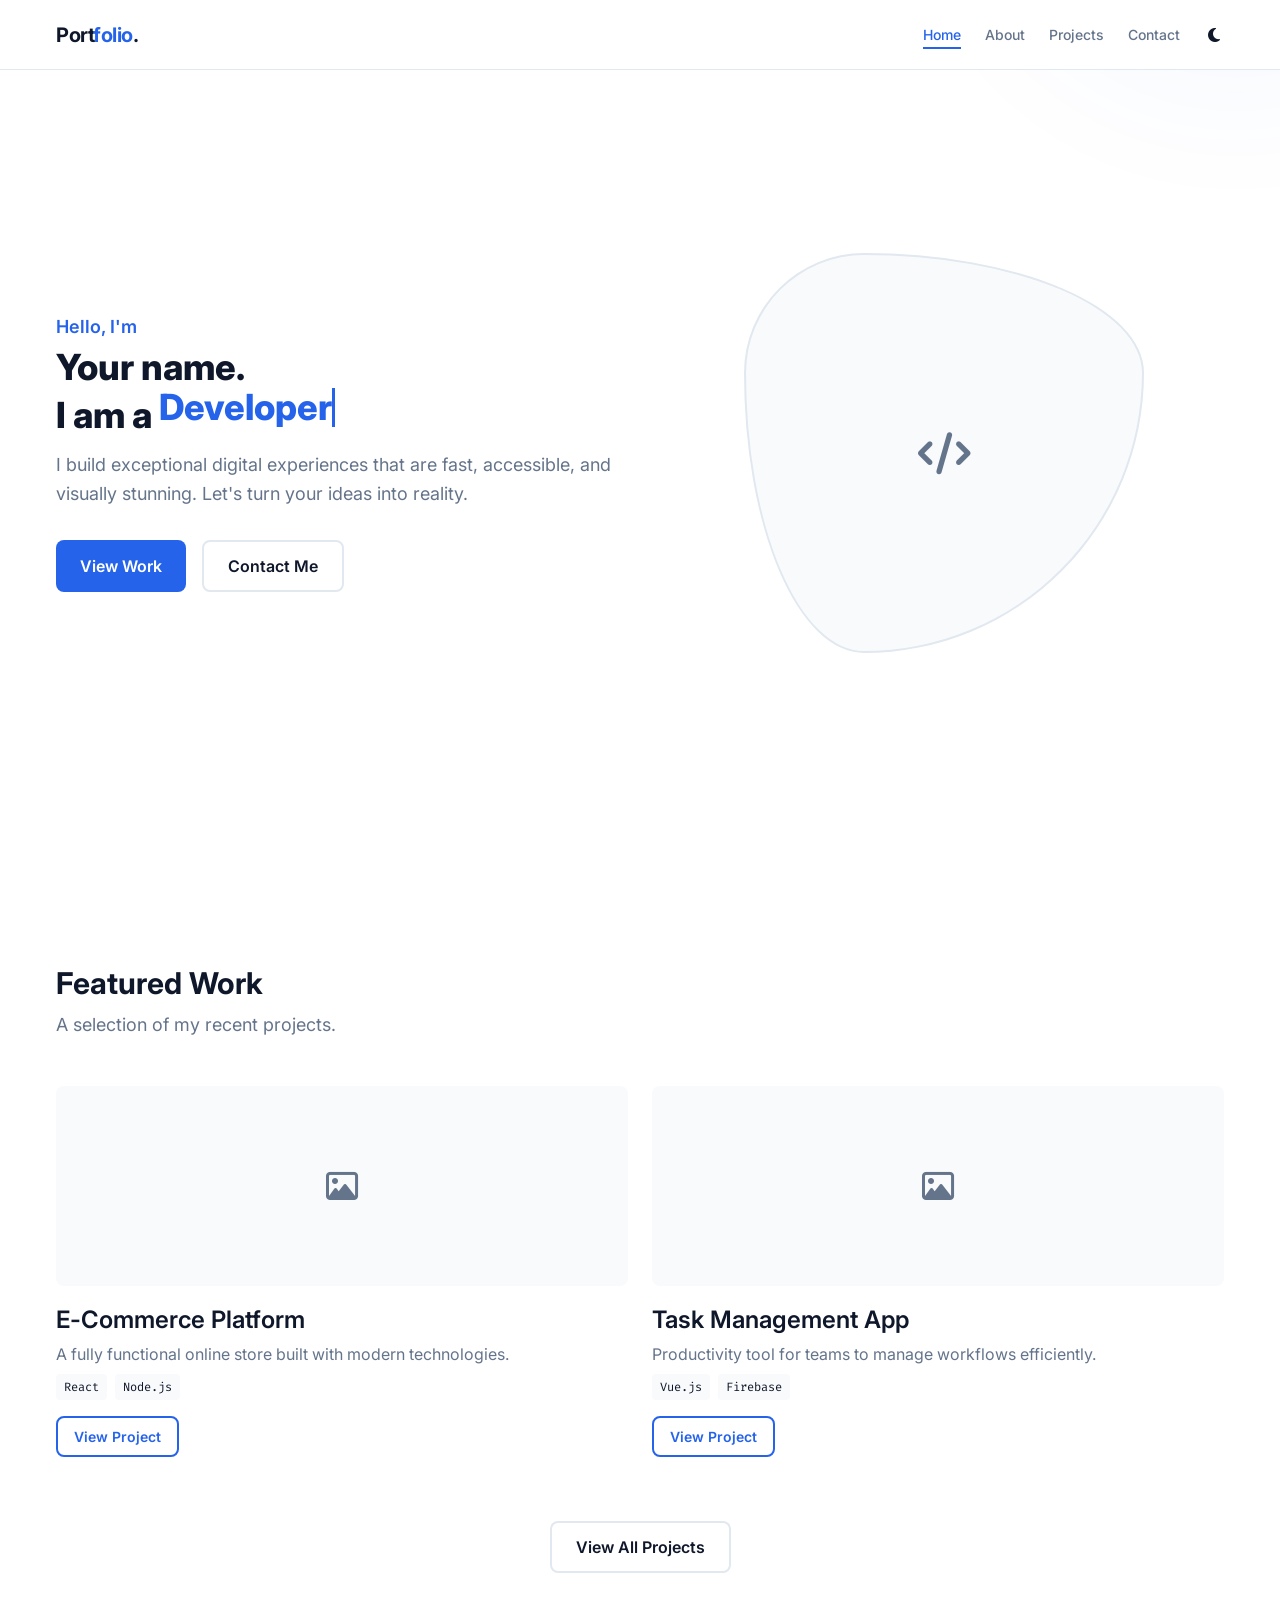
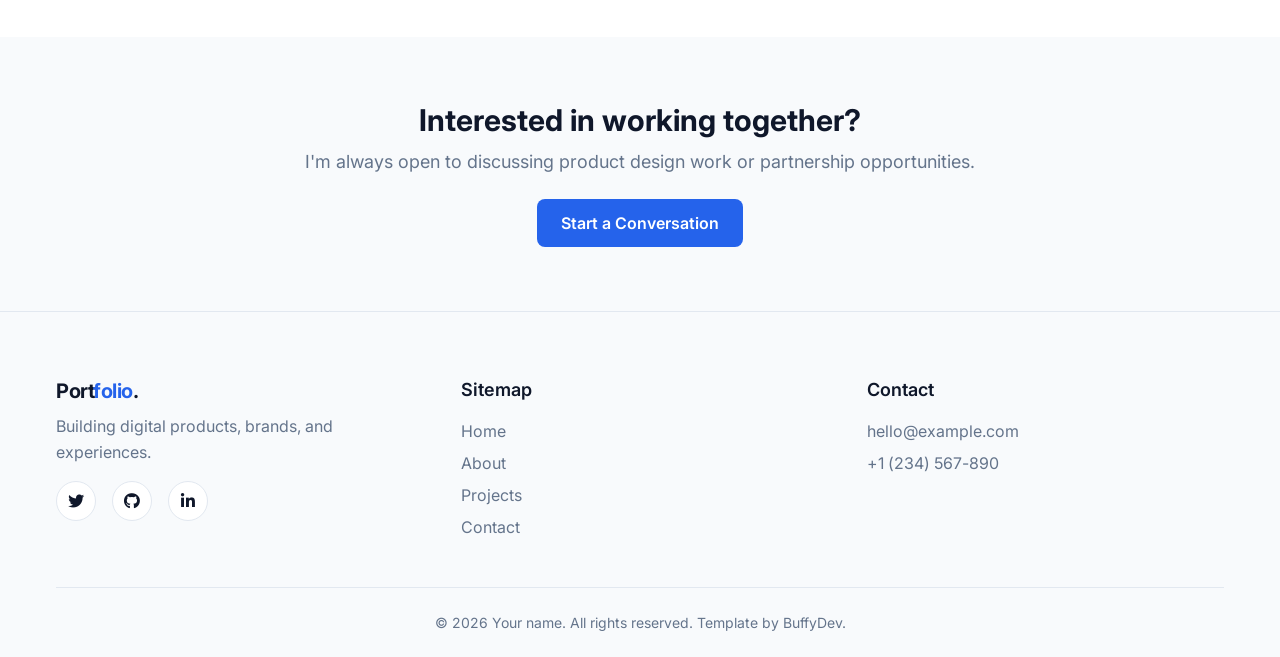
<file: index.html>
<!DOCTYPE html>
<html lang="en">
<head>
    <meta charset="UTF-8">
    <meta name="viewport" content="width=device-width, initial-scale=1.0">
    <title>Portfolio Template | Developer & Designer</title>
    <meta name="description" content="A professional portfolio template for developers and designers.">
    
    <!-- Fonts -->
    <link rel="preconnect" href="https://fonts.googleapis.com">
    <link rel="preconnect" href="https://fonts.gstatic.com" crossorigin>
    <link href="https://fonts.googleapis.com/css2?family=Fira+Code&family=Inter:wght@300;400;500;600;700;800&display=swap" rel="stylesheet">
    
    <!-- Icons -->
    <link rel="stylesheet" href="https://cdnjs.cloudflare.com/ajax/libs/font-awesome/6.4.0/css/all.min.css">

    <!-- CSS -->
    <link rel="stylesheet" href="css/reset.css">
    <link rel="stylesheet" href="css/variables.css">
    <link rel="stylesheet" href="css/global.css">
    <link rel="stylesheet" href="css/navbar.css">
    <link rel="stylesheet" href="css/hero.css">
    <link rel="stylesheet" href="css/footer.css">
    <link rel="stylesheet" href="css/animations.css">
    <link rel="stylesheet" href="css/responsive.css">
</head>
<body>

    <!-- Navbar -->
    <nav class="navbar">
        <div class="container">
            <a href="index.html" class="logo">Port<span>folio</span>.</a>
            
            <div class="nav-links">
                <a href="index.html" class="nav-link active">Home</a>
                <a href="about.html" class="nav-link">About</a>
                <a href="projects.html" class="nav-link">Projects</a>
                <a href="contact.html" class="nav-link">Contact</a>
                
                <button id="theme-toggle" class="theme-toggle" aria-label="Toggle Dark Mode">
                    <i class="fa-solid fa-moon"></i>
                </button>
            </div>

            <button class="mobile-menu-btn" aria-label="Toggle Menu" aria-expanded="false">
                <span></span>
                <span></span>
                <span></span>
            </button>
        </div>
    </nav>

    <main>
        <!-- Hero Section -->
        <section class="hero">
            <div class="container">
                <div class="hero-content fade-in">
                    <span class="hero-greeting">Hello, I'm</span>
                    <h1 class="hero-title">Your name.<br>I am a <span class="typewriter"></span></h1>
                    <p class="hero-description">
                        I build exceptional digital experiences that are fast, accessible, and visually stunning. 
                        Let's turn your ideas into reality.
                    </p>
                    <div class="hero-actions">
                        <a href="projects.html" class="btn btn-primary">View Work</a>
                        <a href="contact.html" class="btn btn-secondary">Contact Me</a>
                    </div>
                </div>
                <div class="hero-visual fade-in">
                    <div class="hero-image-placeholder">
                        <i class="fa-solid fa-code fa-3x"></i>
                    </div>
                </div>
            </div>
        </section>

        <!-- Featured Projects Section -->
        <section class="featured-projects">
            <div class="container">
                <h2 class="h2 text-center fade-in">Featured Work</h2>
                <p class="text-lead text-center fade-in" style="margin-bottom: var(--spacing-2xl);">A selection of my recent projects.</p>
                
                <div class="grid grid-2">
                    <!-- Project Card 1 -->
                    <article class="project-card fade-in">
                        <div class="project-image" style="background-color: var(--color-bg-secondary); height: 200px; border-radius: var(--border-radius); display: flex; align-items: center; justify-content: center; color: var(--color-text-muted);">
                            <i class="fa-regular fa-image fa-2x"></i>
                        </div>
                        <div class="project-content" style="padding: var(--spacing-md) 0;">
                            <h3 class="h3">E-Commerce Platform</h3>
                            <p class="text-muted" style="margin-bottom: var(--spacing-sm);">A fully functional online store built with modern technologies.</p>
                            <div class="project-tags" style="display: flex; gap: 0.5rem; margin-bottom: var(--spacing-md);">
                                <span class="tag" style="background: var(--color-bg-secondary); padding: 0.25rem 0.5rem; border-radius: 4px; font-size: var(--text-xs); font-family: var(--font-mono);">React</span>
                                <span class="tag" style="background: var(--color-bg-secondary); padding: 0.25rem 0.5rem; border-radius: 4px; font-size: var(--text-xs); font-family: var(--font-mono);">Node.js</span>
                            </div>
                            <div class="project-links">
                                <a href="#" class="btn btn-sm btn-outline" style="padding: 0.5rem 1rem; font-size: var(--text-sm);">View Project</a>
                            </div>
                        </div>
                    </article>

                    <!-- Project Card 2 -->
                    <article class="project-card fade-in">
                        <div class="project-image" style="background-color: var(--color-bg-secondary); height: 200px; border-radius: var(--border-radius); display: flex; align-items: center; justify-content: center; color: var(--color-text-muted);">
                            <i class="fa-regular fa-image fa-2x"></i>
                        </div>
                        <div class="project-content" style="padding: var(--spacing-md) 0;">
                            <h3 class="h3">Task Management App</h3>
                            <p class="text-muted" style="margin-bottom: var(--spacing-sm);">Productivity tool for teams to manage workflows efficiently.</p>
                            <div class="project-tags" style="display: flex; gap: 0.5rem; margin-bottom: var(--spacing-md);">
                                <span class="tag" style="background: var(--color-bg-secondary); padding: 0.25rem 0.5rem; border-radius: 4px; font-size: var(--text-xs); font-family: var(--font-mono);">Vue.js</span>
                                <span class="tag" style="background: var(--color-bg-secondary); padding: 0.25rem 0.5rem; border-radius: 4px; font-size: var(--text-xs); font-family: var(--font-mono);">Firebase</span>
                            </div>
                            <div class="project-links">
                                <a href="#" class="btn btn-sm btn-outline" style="padding: 0.5rem 1rem; font-size: var(--text-sm);">View Project</a>
                            </div>
                        </div>
                    </article>
                </div>
                
                <div style="text-align: center; margin-top: var(--spacing-2xl);">
                    <a href="projects.html" class="btn btn-secondary">View All Projects</a>
                </div>
            </div>
        </section>

        <!-- CTA Section -->
        <section class="cta" style="background-color: var(--color-bg-secondary); text-align: center;">
            <div class="container fade-in">
                <h2 class="h2">Interested in working together?</h2>
                <p class="text-lead" style="margin-bottom: var(--spacing-lg);">I'm always open to discussing product design work or partnership opportunities.</p>
                <a href="contact.html" class="btn btn-primary">Start a Conversation</a>
            </div>
        </section>
    </main>

    <!-- Footer -->
    <footer class="footer">
        <div class="container">
            <div class="footer-content">
                <div class="footer-brand">
                    <a href="index.html" class="logo">Port<span>folio</span>.</a>
                    <p class="footer-description">
                        Building digital products, brands, and experiences.
                    </p>
                    <div class="social-links">
                        <a href="#" class="social-icon" aria-label="Twitter"><i class="fa-brands fa-twitter"></i></a>
                        <a href="#" class="social-icon" aria-label="GitHub"><i class="fa-brands fa-github"></i></a>
                        <a href="#" class="social-icon" aria-label="LinkedIn"><i class="fa-brands fa-linkedin-in"></i></a>
                    </div>
                </div>
                
                <div class="footer-links-group">
                    <h4 class="footer-heading">Sitemap</h4>
                    <div class="footer-links">
                        <a href="index.html" class="footer-link">Home</a>
                        <a href="about.html" class="footer-link">About</a>
                        <a href="projects.html" class="footer-link">Projects</a>
                        <a href="contact.html" class="footer-link">Contact</a>
                    </div>
                </div>

                <div class="footer-contact">
                    <h4 class="footer-heading">Contact</h4>
                    <div class="footer-links">
                        <a href="mailto:hello@example.com" class="footer-link">hello@example.com</a>
                        <a href="tel:+1234567890" class="footer-link">+1 (234) 567-890</a>
                    </div>
                </div>
            </div>
            
            <div class="footer-bottom">
                <p>&copy; 2026 Your name. All rights reserved. Template by BuffyDev.</p>
            </div>
        </div>
    </footer>

    <!-- Scripts -->
    <script src="js/theme.js"></script>
    <script src="js/navbar.js"></script>
    <script src="js/typewriter.js"></script>
    <script src="js/animations.js"></script>
    <script src="js/main.js"></script>
</body>
</html>
</file>
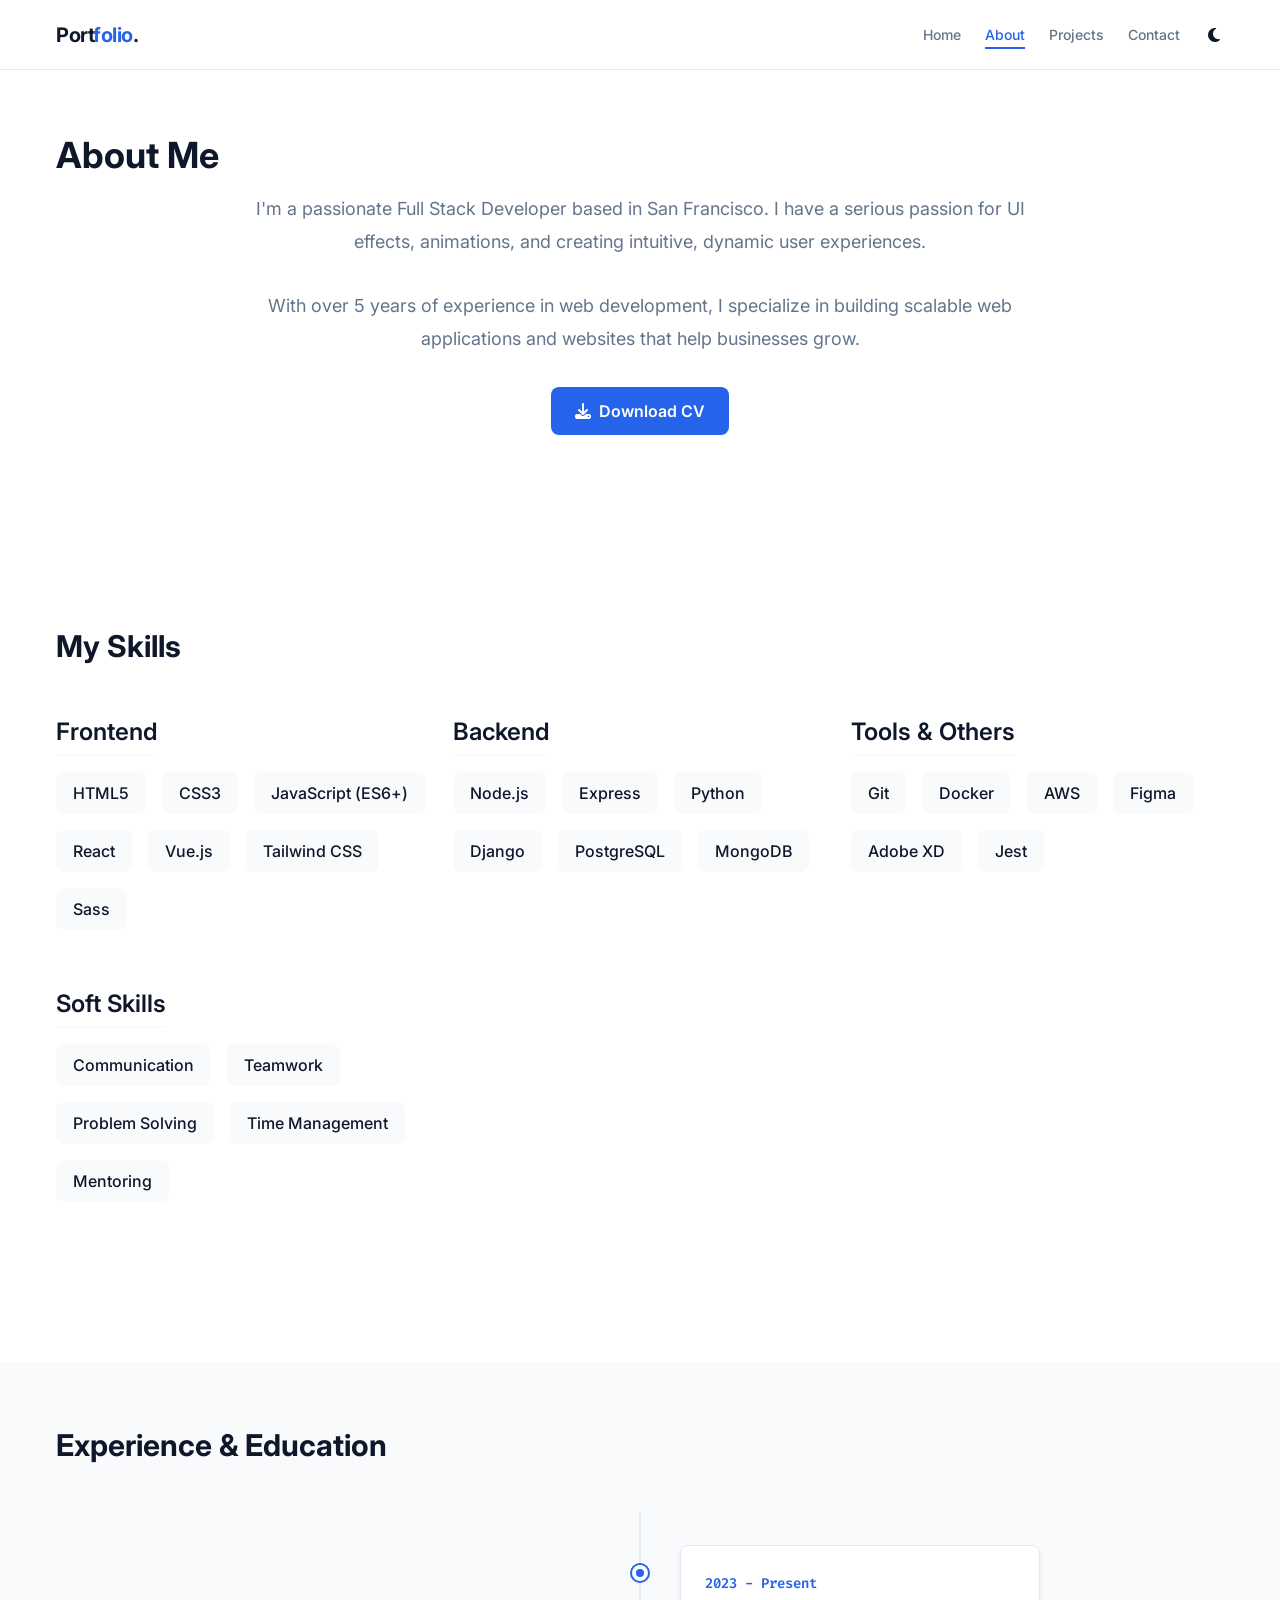
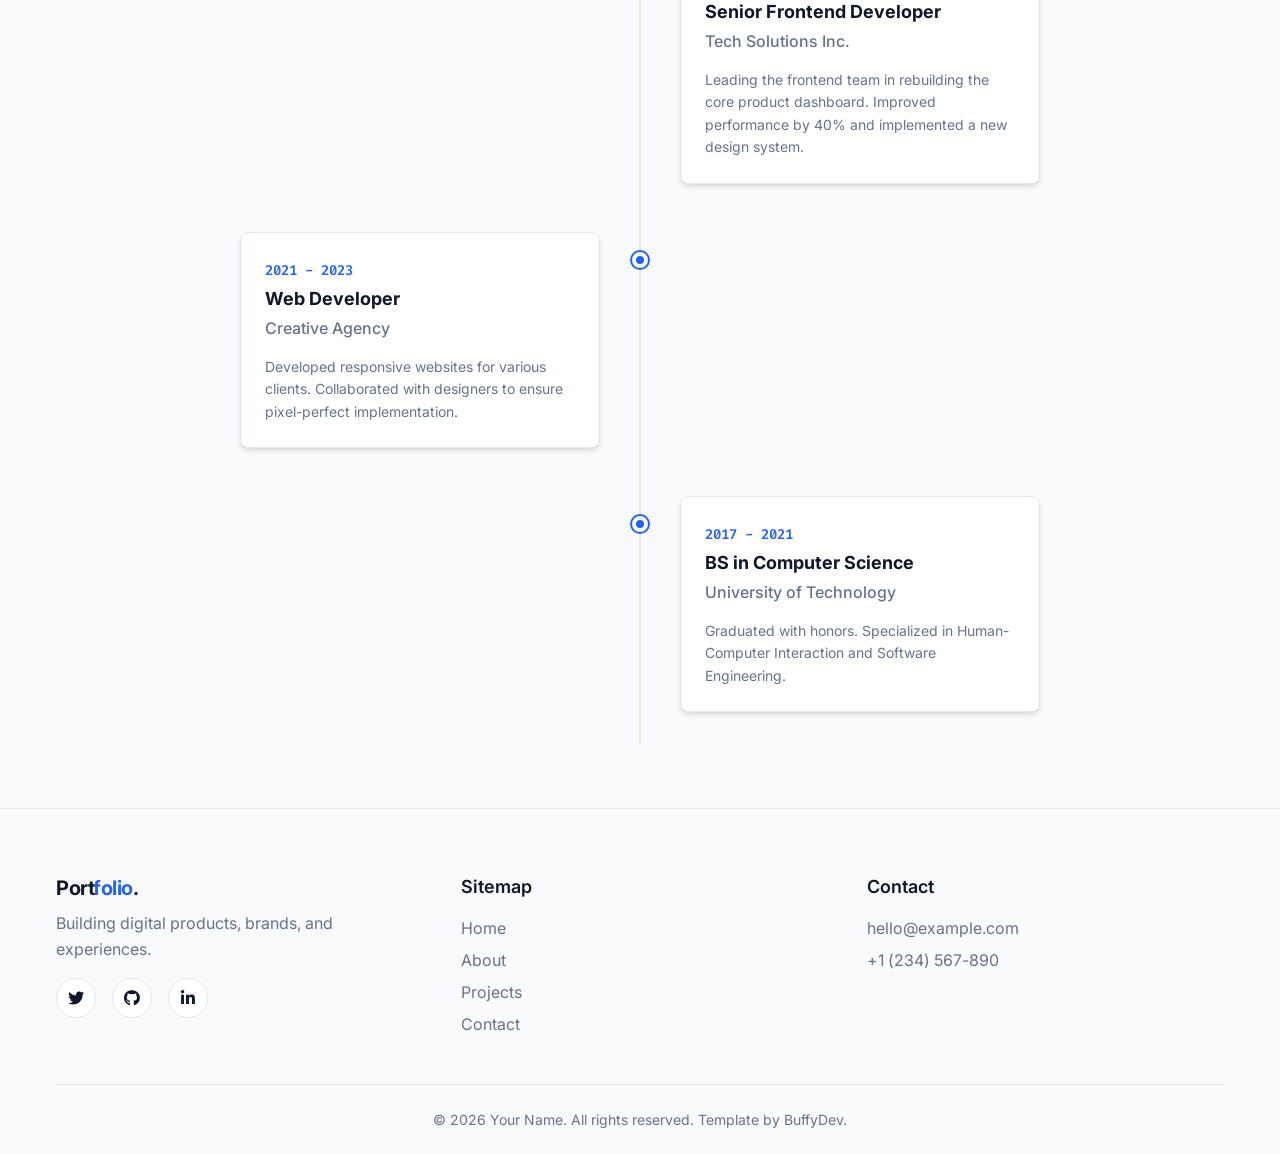
<file: about.html>
<!DOCTYPE html>
<html lang="en">
<head>
    <meta charset="UTF-8">
    <meta name="viewport" content="width=device-width, initial-scale=1.0">
    <title>About Me | Portfolio Template</title>
    
    <!-- Fonts -->
    <link rel="preconnect" href="https://fonts.googleapis.com">
    <link rel="preconnect" href="https://fonts.gstatic.com" crossorigin>
    <link href="https://fonts.googleapis.com/css2?family=Fira+Code&family=Inter:wght@300;400;500;600;700;800&display=swap" rel="stylesheet">
    
    <!-- Icons -->
    <link rel="stylesheet" href="https://cdnjs.cloudflare.com/ajax/libs/font-awesome/6.4.0/css/all.min.css">

    <!-- CSS -->
    <link rel="stylesheet" href="css/reset.css">
    <link rel="stylesheet" href="css/variables.css">
    <link rel="stylesheet" href="css/global.css">
    <link rel="stylesheet" href="css/navbar.css">
    <link rel="stylesheet" href="css/about.css">
    <link rel="stylesheet" href="css/footer.css">
    <link rel="stylesheet" href="css/animations.css">
    <link rel="stylesheet" href="css/responsive.css">
</head>
<body>

    <!-- Navbar -->
    <nav class="navbar">
        <div class="container">
            <a href="index.html" class="logo">Port<span>folio</span>.</a>
            
            <div class="nav-links">
                <a href="index.html" class="nav-link">Home</a>
                <a href="about.html" class="nav-link active">About</a>
                <a href="projects.html" class="nav-link">Projects</a>
                <a href="contact.html" class="nav-link">Contact</a>
                
                <button id="theme-toggle" class="theme-toggle" aria-label="Toggle Dark Mode">
                    <i class="fa-solid fa-moon"></i>
                </button>
            </div>

            <button class="mobile-menu-btn" aria-label="Toggle Menu" aria-expanded="false">
                <span></span>
                <span></span>
                <span></span>
            </button>
        </div>
    </nav>

    <main style="padding-top: var(--header-height);">
        <!-- About Header -->
        <section class="about-header">
            <div class="container fade-in">
                <h1 class="h1 text-center">About Me</h1>
                <div class="about-intro">
                    <p>
                        I'm a passionate Full Stack Developer based in San Francisco. I have a serious passion for UI effects, animations, and creating intuitive, dynamic user experiences.
                        <br><br>
                        With over 5 years of experience in web development, I specialize in building scalable web applications and websites that help businesses grow.
                    </p>
                    <div style="margin-top: var(--spacing-xl);">
                        <a href="#" class="btn btn-primary" download>
                            <i class="fa-solid fa-download"></i> Download CV
                        </a>
                    </div>
                </div>
            </div>
        </section>

        <!-- Skills Section -->
        <section class="skills-section">
            <div class="container fade-in">
                <h2 class="h2 text-center" style="margin-bottom: var(--spacing-2xl);">My Skills</h2>
                
                <div class="grid grid-2">
                    <div class="skill-category">
                        <h3>Frontend</h3>
                        <div class="skills-grid">
                            <span class="skill-tag">HTML5</span>
                            <span class="skill-tag">CSS3</span>
                            <span class="skill-tag">JavaScript (ES6+)</span>
                            <span class="skill-tag">React</span>
                            <span class="skill-tag">Vue.js</span>
                            <span class="skill-tag">Tailwind CSS</span>
                            <span class="skill-tag">Sass</span>
                        </div>
                    </div>
                    
                    <div class="skill-category">
                        <h3>Backend</h3>
                        <div class="skills-grid">
                            <span class="skill-tag">Node.js</span>
                            <span class="skill-tag">Express</span>
                            <span class="skill-tag">Python</span>
                            <span class="skill-tag">Django</span>
                            <span class="skill-tag">PostgreSQL</span>
                            <span class="skill-tag">MongoDB</span>
                        </div>
                    </div>

                    <div class="skill-category">
                        <h3>Tools & Others</h3>
                        <div class="skills-grid">
                            <span class="skill-tag">Git</span>
                            <span class="skill-tag">Docker</span>
                            <span class="skill-tag">AWS</span>
                            <span class="skill-tag">Figma</span>
                            <span class="skill-tag">Adobe XD</span>
                            <span class="skill-tag">Jest</span>
                        </div>
                    </div>

                    <div class="skill-category">
                        <h3>Soft Skills</h3>
                        <div class="skills-grid">
                            <span class="skill-tag">Communication</span>
                            <span class="skill-tag">Teamwork</span>
                            <span class="skill-tag">Problem Solving</span>
                            <span class="skill-tag">Time Management</span>
                            <span class="skill-tag">Mentoring</span>
                        </div>
                    </div>
                </div>
            </div>
        </section>

        <!-- Experience Timeline -->
        <section class="experience-section" style="background-color: var(--color-bg-secondary);">
            <div class="container fade-in">
                <h2 class="h2 text-center" style="margin-bottom: var(--spacing-2xl);">Experience & Education</h2>
                
                <div class="timeline">
                    <!-- Item 1 -->
                    <div class="timeline-item fade-in">
                        <div class="timeline-dot"></div>
                        <div class="timeline-content">
                            <span class="timeline-date">2023 - Present</span>
                            <h3 class="timeline-title">Senior Frontend Developer</h3>
                            <h4 class="timeline-subtitle">Tech Solutions Inc.</h4>
                            <p class="timeline-desc">
                                Leading the frontend team in rebuilding the core product dashboard. Improved performance by 40% and implemented a new design system.
                            </p>
                        </div>
                    </div>

                    <!-- Item 2 -->
                    <div class="timeline-item fade-in">
                        <div class="timeline-dot"></div>
                        <div class="timeline-content">
                            <span class="timeline-date">2021 - 2023</span>
                            <h3 class="timeline-title">Web Developer</h3>
                            <h4 class="timeline-subtitle">Creative Agency</h4>
                            <p class="timeline-desc">
                                Developed responsive websites for various clients. Collaborated with designers to ensure pixel-perfect implementation.
                            </p>
                        </div>
                    </div>

                    <!-- Item 3 -->
                    <div class="timeline-item fade-in">
                        <div class="timeline-dot"></div>
                        <div class="timeline-content">
                            <span class="timeline-date">2017 - 2021</span>
                            <h3 class="timeline-title">BS in Computer Science</h3>
                            <h4 class="timeline-subtitle">University of Technology</h4>
                            <p class="timeline-desc">
                                Graduated with honors. Specialized in Human-Computer Interaction and Software Engineering.
                            </p>
                        </div>
                    </div>
                </div>
            </div>
        </section>
    </main>

    <!-- Footer -->
    <footer class="footer">
        <div class="container">
            <div class="footer-content">
                <div class="footer-brand">
                    <a href="index.html" class="logo">Port<span>folio</span>.</a>
                    <p class="footer-description">
                        Building digital products, brands, and experiences.
                    </p>
                    <div class="social-links">
                        <a href="#" class="social-icon"><i class="fa-brands fa-twitter"></i></a>
                        <a href="#" class="social-icon"><i class="fa-brands fa-github"></i></a>
                        <a href="#" class="social-icon"><i class="fa-brands fa-linkedin-in"></i></a>
                    </div>
                </div>
                
                <div class="footer-links-group">
                    <h4 class="footer-heading">Sitemap</h4>
                    <div class="footer-links">
                        <a href="index.html" class="footer-link">Home</a>
                        <a href="about.html" class="footer-link">About</a>
                        <a href="projects.html" class="footer-link">Projects</a>
                        <a href="contact.html" class="footer-link">Contact</a>
                    </div>
                </div>

                <div class="footer-contact">
                    <h4 class="footer-heading">Contact</h4>
                    <div class="footer-links">
                        <a href="mailto:hello@example.com" class="footer-link">hello@example.com</a>
                        <a href="tel:+1234567890" class="footer-link">+1 (234) 567-890</a>
                    </div>
                </div>
            </div>
            
            <div class="footer-bottom">
                <p>&copy; 2026 Your Name. All rights reserved. Template by BuffyDev.</p>
            </div>
        </div>
    </footer>

    <!-- Scripts -->
    <script src="js/theme.js"></script>
    <script src="js/navbar.js"></script>
    <script src="js/animations.js"></script>
    <script src="js/main.js"></script>
</body>
</html>
</file>
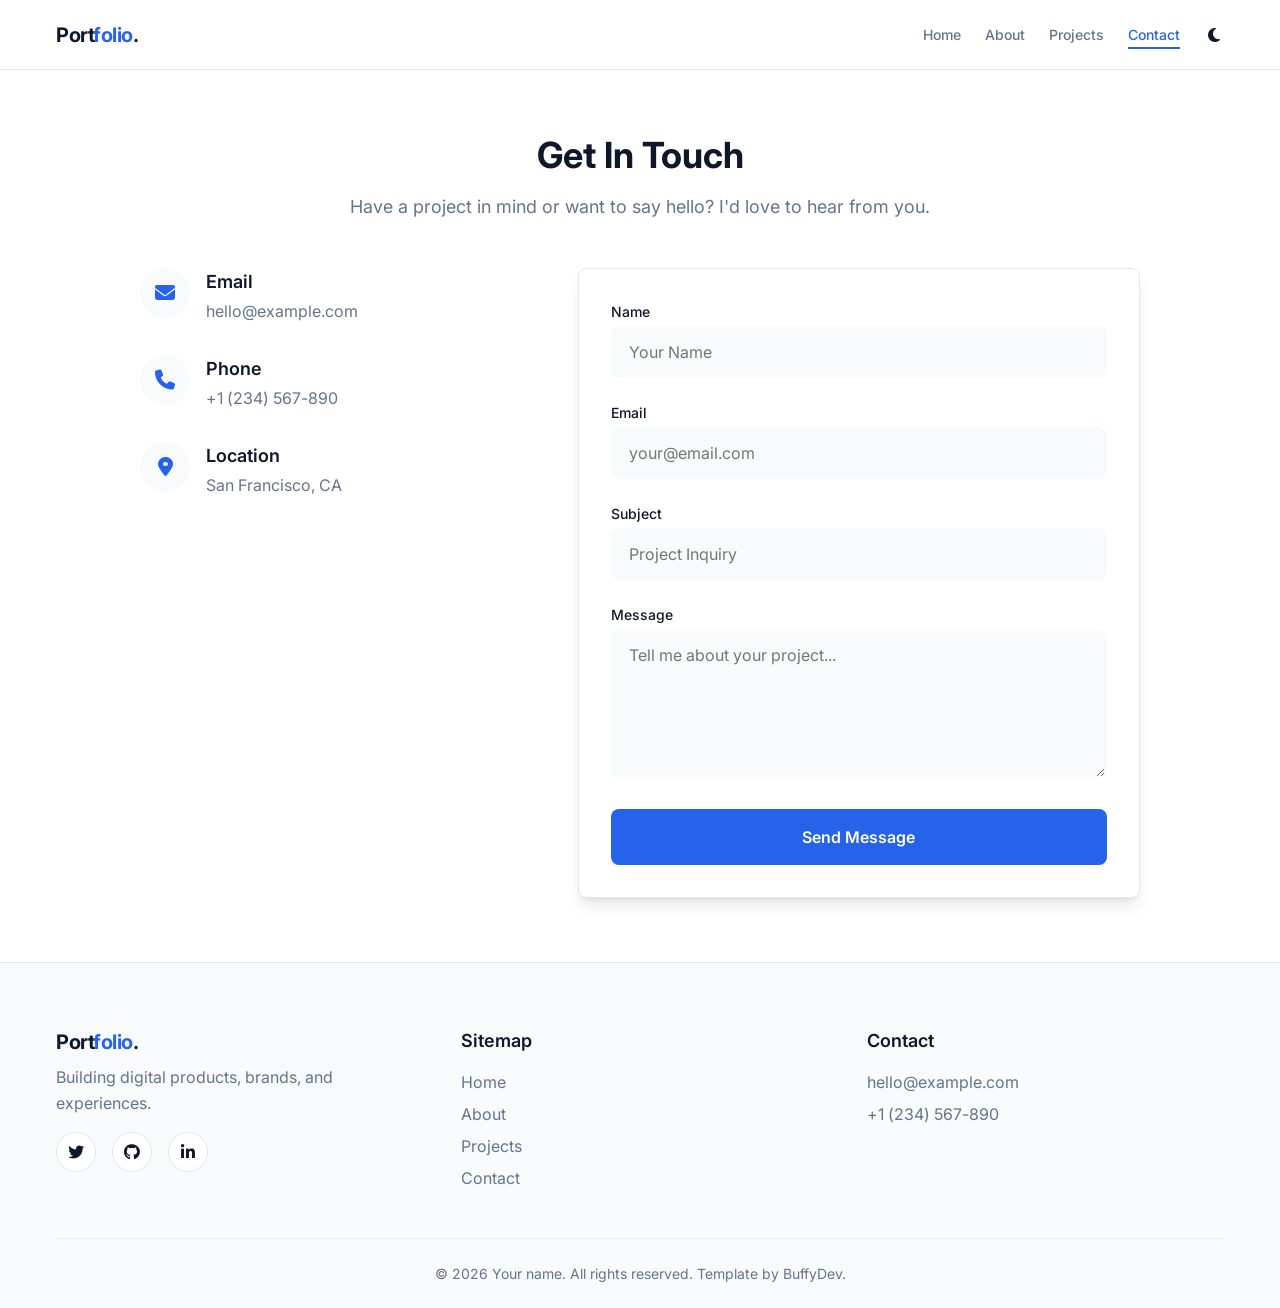
<file: contact.html>
<!DOCTYPE html>
<html lang="en">
<head>
    <meta charset="UTF-8">
    <meta name="viewport" content="width=device-width, initial-scale=1.0">
    <title>Contact | Portfolio Template</title>
    
    <!-- Fonts -->
    <link rel="preconnect" href="https://fonts.googleapis.com">
    <link rel="preconnect" href="https://fonts.gstatic.com" crossorigin>
    <link href="https://fonts.googleapis.com/css2?family=Fira+Code&family=Inter:wght@300;400;500;600;700;800&display=swap" rel="stylesheet">
    
    <!-- Icons -->
    <link rel="stylesheet" href="https://cdnjs.cloudflare.com/ajax/libs/font-awesome/6.4.0/css/all.min.css">

    <!-- CSS -->
    <link rel="stylesheet" href="css/reset.css">
    <link rel="stylesheet" href="css/variables.css">
    <link rel="stylesheet" href="css/global.css">
    <link rel="stylesheet" href="css/navbar.css">
    <link rel="stylesheet" href="css/contact.css">
    <link rel="stylesheet" href="css/footer.css">
    <link rel="stylesheet" href="css/animations.css">
    <link rel="stylesheet" href="css/responsive.css">
</head>
<body>

    <!-- Navbar -->
    <nav class="navbar">
        <div class="container">
            <a href="index.html" class="logo">Port<span>folio</span>.</a>
            
            <div class="nav-links">
                <a href="index.html" class="nav-link">Home</a>
                <a href="about.html" class="nav-link">About</a>
                <a href="projects.html" class="nav-link">Projects</a>
                <a href="contact.html" class="nav-link active">Contact</a>
                
                <button id="theme-toggle" class="theme-toggle" aria-label="Toggle Dark Mode">
                    <i class="fa-solid fa-moon"></i>
                </button>
            </div>

            <button class="mobile-menu-btn" aria-label="Toggle Menu" aria-expanded="false">
                <span></span>
                <span></span>
                <span></span>
            </button>
        </div>
    </nav>

    <main style="padding-top: var(--header-height);">
        <section class="contact-section">
            <div class="container fade-in">
                <div class="contact-header">
                    <h1 class="h1">Get In Touch</h1>
                    <p class="text-lead">Have a project in mind or want to say hello? I'd love to hear from you.</p>
                </div>

                <div class="contact-container">
                    <!-- Contact Info -->
                    <div class="contact-info fade-in">
                        <div class="info-item">
                            <div class="info-icon">
                                <i class="fa-solid fa-envelope"></i>
                            </div>
                            <div class="info-content">
                                <h3>Email</h3>
                                <p>hello@example.com</p>
                            </div>
                        </div>

                        <div class="info-item">
                            <div class="info-icon">
                                <i class="fa-solid fa-phone"></i>
                            </div>
                            <div class="info-content">
                                <h3>Phone</h3>
                                <p>+1 (234) 567-890</p>
                            </div>
                        </div>

                        <div class="info-item">
                            <div class="info-icon">
                                <i class="fa-solid fa-location-dot"></i>
                            </div>
                            <div class="info-content">
                                <h3>Location</h3>
                                <p>San Francisco, CA</p>
                            </div>
                        </div>
                    </div>

                    <!-- Contact Form -->
                    <div class="contact-form-container fade-in">
                        <form id="contact-form" novalidate>
                            <div class="form-group">
                                <label for="name" class="form-label">Name</label>
                                <input type="text" id="name" name="name" class="form-input" placeholder="Your Name" required>
                                <span class="form-error">This field is required</span>
                            </div>

                            <div class="form-group">
                                <label for="email" class="form-label">Email</label>
                                <input type="email" id="email" name="email" class="form-input" placeholder="your@email.com" required>
                                <span class="form-error">Please enter a valid email</span>
                            </div>

                            <div class="form-group">
                                <label for="subject" class="form-label">Subject</label>
                                <input type="text" id="subject" name="subject" class="form-input" placeholder="Project Inquiry" required>
                                <span class="form-error">This field is required</span>
                            </div>

                            <div class="form-group">
                                <label for="message" class="form-label">Message</label>
                                <textarea id="message" name="message" class="form-textarea" placeholder="Tell me about your project..." required></textarea>
                                <span class="form-error">This field is required</span>
                            </div>

                            <button type="submit" class="btn btn-primary submit-btn">Send Message</button>
                        </form>

                        <div id="form-success" class="form-success">
                            <div class="success-icon">
                                <i class="fa-solid fa-check"></i>
                            </div>
                            <h3 class="h3">Message Sent!</h3>
                            <p class="text-muted">Thanks for reaching out. I'll get back to you as soon as possible.</p>
                        </div>
                    </div>
                </div>
            </div>
        </section>
    </main>

    <!-- Footer -->
    <footer class="footer">
        <div class="container">
            <div class="footer-content">
                <div class="footer-brand">
                    <a href="index.html" class="logo">Port<span>folio</span>.</a>
                    <p class="footer-description">
                        Building digital products, brands, and experiences.
                    </p>
                    <div class="social-links">
                        <a href="#" class="social-icon"><i class="fa-brands fa-twitter"></i></a>
                        <a href="#" class="social-icon"><i class="fa-brands fa-github"></i></a>
                        <a href="#" class="social-icon"><i class="fa-brands fa-linkedin-in"></i></a>
                    </div>
                </div>
                
                <div class="footer-links-group">
                    <h4 class="footer-heading">Sitemap</h4>
                    <div class="footer-links">
                        <a href="index.html" class="footer-link">Home</a>
                        <a href="about.html" class="footer-link">About</a>
                        <a href="projects.html" class="footer-link">Projects</a>
                        <a href="contact.html" class="footer-link">Contact</a>
                    </div>
                </div>

                <div class="footer-contact">
                    <h4 class="footer-heading">Contact</h4>
                    <div class="footer-links">
                        <a href="mailto:hello@example.com" class="footer-link">hello@example.com</a>
                        <a href="tel:+1234567890" class="footer-link">+1 (234) 567-890</a>
                    </div>
                </div>
            </div>
            
            <div class="footer-bottom">
                <p>&copy; 2026 Your name. All rights reserved. Template by BuffyDev.</p>
            </div>
        </div>
    </footer>

    <!-- Scripts -->
    <script src="js/theme.js"></script>
    <script src="js/navbar.js"></script>
    <script src="js/contact.js"></script>
    <script src="js/animations.js"></script>
    <script src="js/main.js"></script>
</body>
</html>
</file>
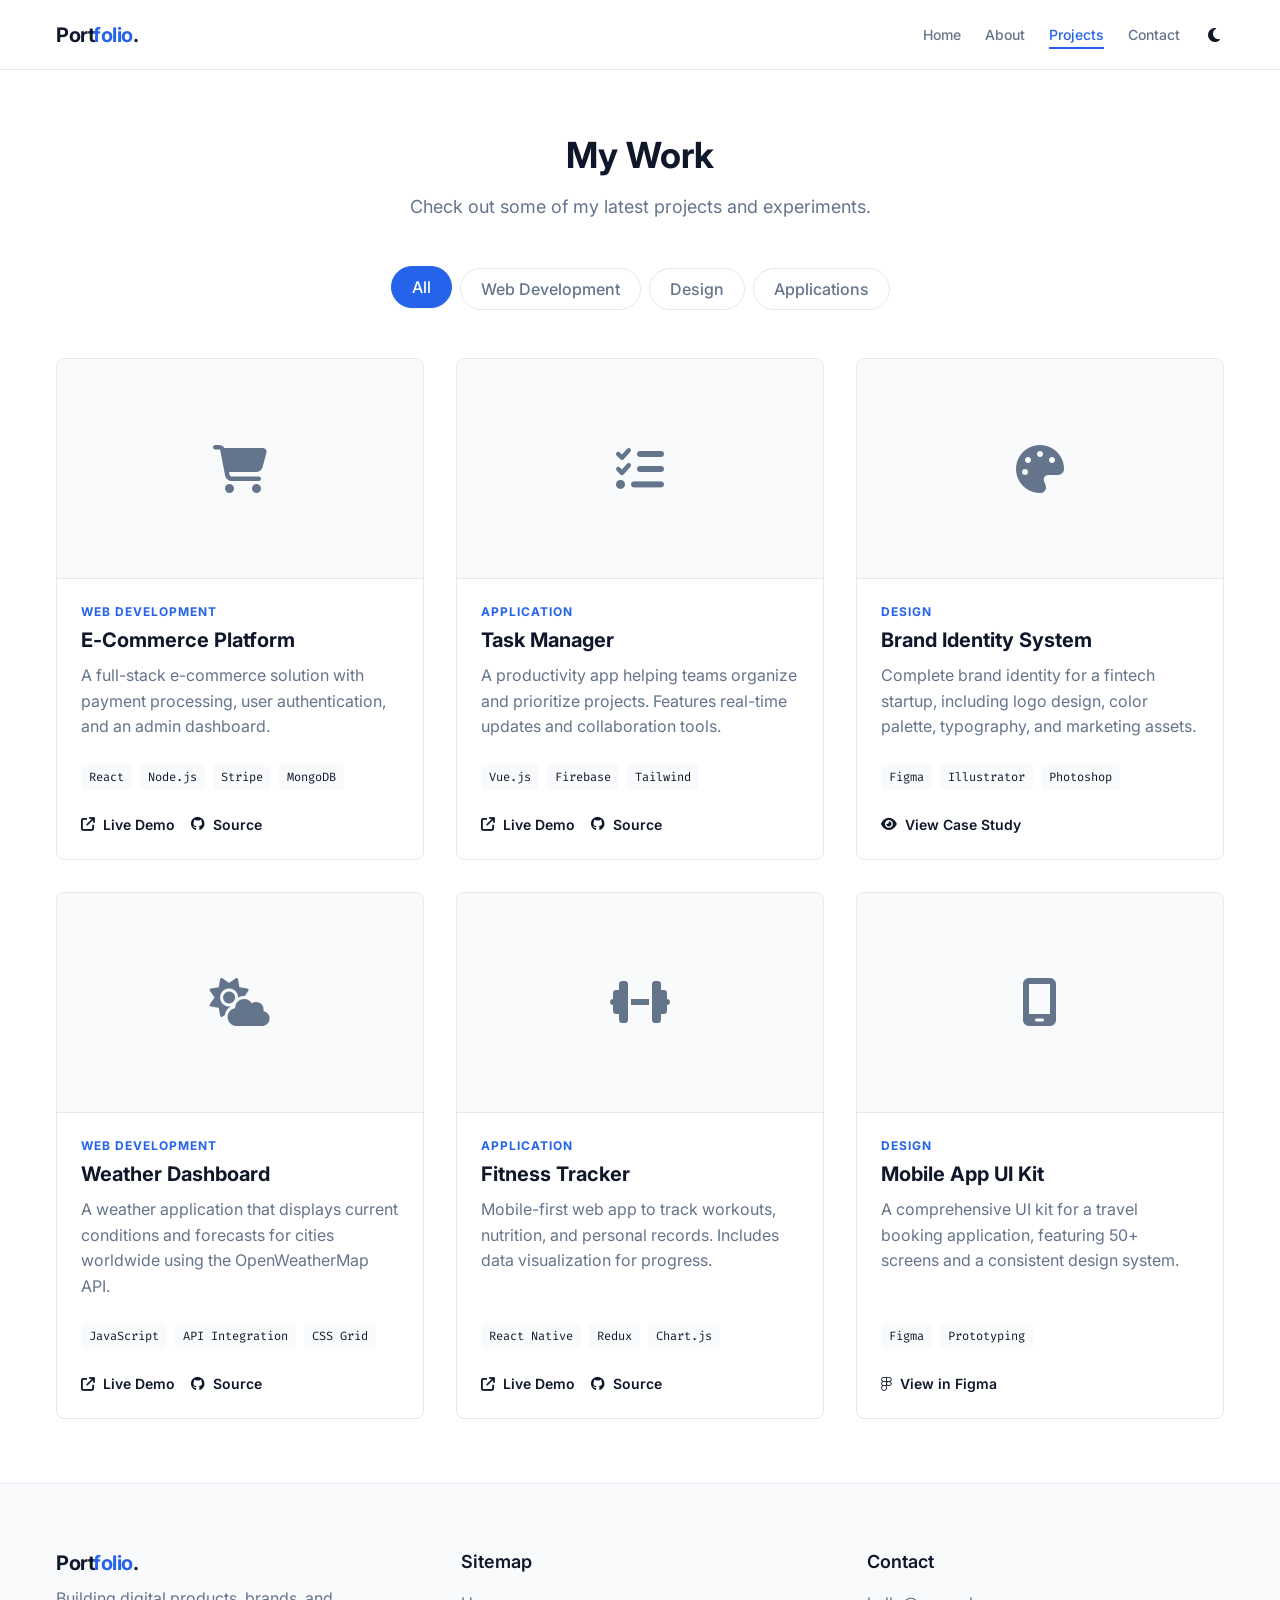
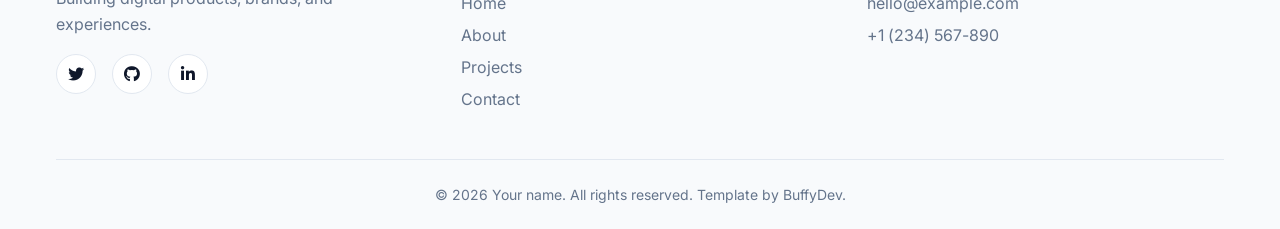
<file: projects.html>
<!DOCTYPE html>
<html lang="en">
<head>
    <meta charset="UTF-8">
    <meta name="viewport" content="width=device-width, initial-scale=1.0">
    <title>Projects | Portfolio Template</title>
    
    <!-- Fonts -->
    <link rel="preconnect" href="https://fonts.googleapis.com">
    <link rel="preconnect" href="https://fonts.gstatic.com" crossorigin>
    <link href="https://fonts.googleapis.com/css2?family=Fira+Code&family=Inter:wght@300;400;500;600;700;800&display=swap" rel="stylesheet">
    
    <!-- Icons -->
    <link rel="stylesheet" href="https://cdnjs.cloudflare.com/ajax/libs/font-awesome/6.4.0/css/all.min.css">

    <!-- CSS -->
    <link rel="stylesheet" href="css/reset.css">
    <link rel="stylesheet" href="css/variables.css">
    <link rel="stylesheet" href="css/global.css">
    <link rel="stylesheet" href="css/navbar.css">
    <link rel="stylesheet" href="css/projects.css">
    <link rel="stylesheet" href="css/footer.css">
    <link rel="stylesheet" href="css/animations.css">
    <link rel="stylesheet" href="css/responsive.css">
</head>
<body>

    <!-- Navbar -->
    <nav class="navbar">
        <div class="container">
            <a href="index.html" class="logo">Port<span>folio</span>.</a>
            
            <div class="nav-links">
                <a href="index.html" class="nav-link">Home</a>
                <a href="about.html" class="nav-link">About</a>
                <a href="projects.html" class="nav-link active">Projects</a>
                <a href="contact.html" class="nav-link">Contact</a>
                
                <button id="theme-toggle" class="theme-toggle" aria-label="Toggle Dark Mode">
                    <i class="fa-solid fa-moon"></i>
                </button>
            </div>

            <button class="mobile-menu-btn" aria-label="Toggle Menu" aria-expanded="false">
                <span></span>
                <span></span>
                <span></span>
            </button>
        </div>
    </nav>

    <main style="padding-top: var(--header-height);">
        <section class="projects-section">
            <div class="container fade-in">
                <div class="projects-header">
                    <h1 class="h1">My Work</h1>
                    <p class="text-lead">Check out some of my latest projects and experiments.</p>
                </div>

                <!-- Filter Buttons -->
                <div class="filter-container">
                    <button class="filter-btn active" data-filter="all">All</button>
                    <button class="filter-btn" data-filter="web">Web Development</button>
                    <button class="filter-btn" data-filter="design">Design</button>
                    <button class="filter-btn" data-filter="app">Applications</button>
                </div>

                <!-- Projects Grid -->
                <div class="projects-grid">
                    
                    <!-- Project 1 -->
                    <article class="project-card show" data-category="web">
                        <div class="project-image">
                            <i class="fa-solid fa-cart-shopping fa-3x"></i>
                        </div>
                        <div class="project-content">
                            <span class="project-category">Web Development</span>
                            <h3 class="project-title">E-Commerce Platform</h3>
                            <p class="project-description">
                                A full-stack e-commerce solution with payment processing, user authentication, and an admin dashboard.
                            </p>
                            <div class="project-tech-stack">
                                <span class="tech-tag">React</span>
                                <span class="tech-tag">Node.js</span>
                                <span class="tech-tag">Stripe</span>
                                <span class="tech-tag">MongoDB</span>
                            </div>
                            <div class="project-links">
                                <a href="#" class="project-link"><i class="fa-solid fa-arrow-up-right-from-square"></i> Live Demo</a>
                                <a href="#" class="project-link"><i class="fa-brands fa-github"></i> Source</a>
                            </div>
                        </div>
                    </article>

                    <!-- Project 2 -->
                    <article class="project-card show" data-category="app">
                        <div class="project-image">
                            <i class="fa-solid fa-list-check fa-3x"></i>
                        </div>
                        <div class="project-content">
                            <span class="project-category">Application</span>
                            <h3 class="project-title">Task Manager</h3>
                            <p class="project-description">
                                A productivity app helping teams organize and prioritize projects. Features real-time updates and collaboration tools.
                            </p>
                            <div class="project-tech-stack">
                                <span class="tech-tag">Vue.js</span>
                                <span class="tech-tag">Firebase</span>
                                <span class="tech-tag">Tailwind</span>
                            </div>
                            <div class="project-links">
                                <a href="#" class="project-link"><i class="fa-solid fa-arrow-up-right-from-square"></i> Live Demo</a>
                                <a href="#" class="project-link"><i class="fa-brands fa-github"></i> Source</a>
                            </div>
                        </div>
                    </article>

                    <!-- Project 3 -->
                    <article class="project-card show" data-category="design">
                        <div class="project-image">
                            <i class="fa-solid fa-palette fa-3x"></i>
                        </div>
                        <div class="project-content">
                            <span class="project-category">Design</span>
                            <h3 class="project-title">Brand Identity System</h3>
                            <p class="project-description">
                                Complete brand identity for a fintech startup, including logo design, color palette, typography, and marketing assets.
                            </p>
                            <div class="project-tech-stack">
                                <span class="tech-tag">Figma</span>
                                <span class="tech-tag">Illustrator</span>
                                <span class="tech-tag">Photoshop</span>
                            </div>
                            <div class="project-links">
                                <a href="#" class="project-link"><i class="fa-solid fa-eye"></i> View Case Study</a>
                            </div>
                        </div>
                    </article>

                    <!-- Project 4 -->
                    <article class="project-card show" data-category="web">
                        <div class="project-image">
                            <i class="fa-solid fa-cloud-sun fa-3x"></i>
                        </div>
                        <div class="project-content">
                            <span class="project-category">Web Development</span>
                            <h3 class="project-title">Weather Dashboard</h3>
                            <p class="project-description">
                                A weather application that displays current conditions and forecasts for cities worldwide using the OpenWeatherMap API.
                            </p>
                            <div class="project-tech-stack">
                                <span class="tech-tag">JavaScript</span>
                                <span class="tech-tag">API Integration</span>
                                <span class="tech-tag">CSS Grid</span>
                            </div>
                            <div class="project-links">
                                <a href="#" class="project-link"><i class="fa-solid fa-arrow-up-right-from-square"></i> Live Demo</a>
                                <a href="#" class="project-link"><i class="fa-brands fa-github"></i> Source</a>
                            </div>
                        </div>
                    </article>

                    <!-- Project 5 -->
                    <article class="project-card show" data-category="app">
                        <div class="project-image">
                            <i class="fa-solid fa-dumbbell fa-3x"></i>
                        </div>
                        <div class="project-content">
                            <span class="project-category">Application</span>
                            <h3 class="project-title">Fitness Tracker</h3>
                            <p class="project-description">
                                Mobile-first web app to track workouts, nutrition, and personal records. Includes data visualization for progress.
                            </p>
                            <div class="project-tech-stack">
                                <span class="tech-tag">React Native</span>
                                <span class="tech-tag">Redux</span>
                                <span class="tech-tag">Chart.js</span>
                            </div>
                            <div class="project-links">
                                <a href="#" class="project-link"><i class="fa-solid fa-arrow-up-right-from-square"></i> Live Demo</a>
                                <a href="#" class="project-link"><i class="fa-brands fa-github"></i> Source</a>
                            </div>
                        </div>
                    </article>

                     <!-- Project 6 -->
                     <article class="project-card show" data-category="design">
                        <div class="project-image">
                            <i class="fa-solid fa-mobile-screen fa-3x"></i>
                        </div>
                        <div class="project-content">
                            <span class="project-category">Design</span>
                            <h3 class="project-title">Mobile App UI Kit</h3>
                            <p class="project-description">
                                A comprehensive UI kit for a travel booking application, featuring 50+ screens and a consistent design system.
                            </p>
                            <div class="project-tech-stack">
                                <span class="tech-tag">Figma</span>
                                <span class="tech-tag">Prototyping</span>
                            </div>
                            <div class="project-links">
                                <a href="#" class="project-link"><i class="fa-brands fa-figma"></i> View in Figma</a>
                            </div>
                        </div>
                    </article>

                </div>
            </div>
        </section>
    </main>

    <!-- Footer -->
    <footer class="footer">
        <div class="container">
            <div class="footer-content">
                <div class="footer-brand">
                    <a href="index.html" class="logo">Port<span>folio</span>.</a>
                    <p class="footer-description">
                        Building digital products, brands, and experiences.
                    </p>
                    <div class="social-links">
                        <a href="#" class="social-icon"><i class="fa-brands fa-twitter"></i></a>
                        <a href="#" class="social-icon"><i class="fa-brands fa-github"></i></a>
                        <a href="#" class="social-icon"><i class="fa-brands fa-linkedin-in"></i></a>
                    </div>
                </div>
                
                <div class="footer-links-group">
                    <h4 class="footer-heading">Sitemap</h4>
                    <div class="footer-links">
                        <a href="index.html" class="footer-link">Home</a>
                        <a href="about.html" class="footer-link">About</a>
                        <a href="projects.html" class="footer-link">Projects</a>
                        <a href="contact.html" class="footer-link">Contact</a>
                    </div>
                </div>

                <div class="footer-contact">
                    <h4 class="footer-heading">Contact</h4>
                    <div class="footer-links">
                        <a href="mailto:hello@example.com" class="footer-link">hello@example.com</a>
                        <a href="tel:+1234567890" class="footer-link">+1 (234) 567-890</a>
                    </div>
                </div>
            </div>
            
            <div class="footer-bottom">
                <p>&copy; 2026 Your name. All rights reserved. Template by BuffyDev.</p>
            </div>
        </div>
    </footer>

    <!-- Scripts -->
    <script src="js/theme.js"></script>
    <script src="js/navbar.js"></script>
    <script src="js/projects.js"></script>
    <script src="js/animations.js"></script>
    <script src="js/main.js"></script>
</body>
</html>
</file>
<file: css/variables.css>
:root {
    /* Color Palette - Light Mode (Default) */
    --color-primary: #2563eb;       /* Royal Blue */
    --color-primary-hover: #1d4ed8;
    --color-secondary: #64748b;     /* Slate */
    --color-accent: #f59e0b;        /* Amber */
    
    --color-bg: #ffffff;
    --color-bg-secondary: #f8fafc;  /* Very Light Slate */
    --color-bg-card: #ffffff;
    
    --color-text: #0f172a;          /* Dark Slate */
    --color-text-muted: #64748b;
    --color-border: #e2e8f0;
    
    --shadow-sm: 0 1px 2px 0 rgb(0 0 0 / 0.05);
    --shadow-md: 0 4px 6px -1px rgb(0 0 0 / 0.1), 0 2px 4px -2px rgb(0 0 0 / 0.1);
    --shadow-lg: 0 10px 15px -3px rgb(0 0 0 / 0.1), 0 4px 6px -4px rgb(0 0 0 / 0.1);

    /* Typography */
    --font-sans: 'Inter', -apple-system, BlinkMacSystemFont, "Segoe UI", Roboto, "Helvetica Neue", Arial, sans-serif;
    --font-mono: 'Fira Code', monospace;
    
    --text-xs: 0.75rem;
    --text-sm: 0.875rem;
    --text-base: 1rem;
    --text-lg: 1.125rem;
    --text-xl: 1.25rem;
    --text-2xl: 1.5rem;
    --text-3xl: 1.875rem;
    --text-4xl: 2.25rem;
    
    /* Spacing */
    --spacing-xs: 0.25rem;
    --spacing-sm: 0.5rem;
    --spacing-md: 1rem;
    --spacing-lg: 1.5rem;
    --spacing-xl: 2rem;
    --spacing-2xl: 3rem;
    --spacing-3xl: 4rem;
    
    /* Layout */
    --container-width: 1200px;
    --header-height: 70px;
    --border-radius: 0.5rem;
    --transition-speed: 0.3s;
}

[data-theme="dark"] {
    /* Color Palette - Dark Mode */
    --color-primary: #3b82f6;       /* Lighter Blue */
    --color-primary-hover: #60a5fa;
    --color-secondary: #94a3b8;     /* Lighter Slate */
    
    --color-bg: #0f172a;            /* Dark Slate */
    --color-bg-secondary: #1e293b;  /* Slightly Lighter */
    --color-bg-card: #1e293b;
    
    --color-text: #f8fafc;          /* Off-white */
    --color-text-muted: #94a3b8;
    --color-border: #334155;
    
    --shadow-sm: 0 1px 2px 0 rgb(0 0 0 / 0.3);
    --shadow-md: 0 4px 6px -1px rgb(0 0 0 / 0.3), 0 2px 4px -2px rgb(0 0 0 / 0.3);
    --shadow-lg: 0 10px 15px -3px rgb(0 0 0 / 0.3), 0 4px 6px -4px rgb(0 0 0 / 0.3);
}
</file>
<file: css/global.css>
/* Global Styles */

body {
    font-family: var(--font-sans);
    background-color: var(--color-bg);
    color: var(--color-text);
    transition: background-color var(--transition-speed), color var(--transition-speed);
    overflow-x: hidden;
}

/* Typography Utility Classes */
.h1, h1 {
    font-size: var(--text-4xl);
    font-weight: 700;
    line-height: 1.2;
    margin-bottom: var(--spacing-md);
}

.h2, h2 {
    font-size: var(--text-3xl);
    font-weight: 700;
    line-height: 1.3;
    margin-bottom: var(--spacing-sm);
}

.h3, h3 {
    font-size: var(--text-2xl);
    font-weight: 600;
    margin-bottom: var(--spacing-xs);
}

.text-lead {
    font-size: var(--text-lg);
    color: var(--color-text-muted);
}

.text-muted {
    color: var(--color-text-muted);
}

.container {
    width: 100%;
    max-width: var(--container-width);
    margin: 0 auto;
    padding: 0 var(--spacing-md);
}

/* Section Spacing */
section {
    padding: var(--spacing-3xl) 0;
}

/* Buttons */
.btn {
    display: inline-flex;
    align-items: center;
    justify-content: center;
    padding: 0.75rem 1.5rem;
    font-weight: 600;
    border-radius: var(--border-radius);
    transition: all 0.2s ease;
    gap: 0.5rem;
}

.btn-primary {
    background-color: var(--color-primary);
    color: white;
}

.btn-primary:hover {
    background-color: var(--color-primary-hover);
    transform: translateY(-2px);
    box-shadow: var(--shadow-md);
}

.btn-secondary {
    background-color: transparent;
    border: 2px solid var(--color-border);
    color: var(--color-text);
}

.btn-secondary:hover {
    border-color: var(--color-text);
    background-color: var(--color-bg-secondary);
}

.btn-outline {
    border: 2px solid var(--color-primary);
    color: var(--color-primary);
}

.btn-outline:hover {
    background-color: var(--color-primary);
    color: white;
}

/* Grid System */
.grid {
    display: grid;
    gap: var(--spacing-lg);
}

.grid-2 {
    grid-template-columns: repeat(auto-fit, minmax(300px, 1fr));
}

.grid-3 {
    grid-template-columns: repeat(auto-fit, minmax(250px, 1fr));
}

/* Utility Animations */
.fade-in {
    opacity: 0;
    transform: translateY(20px);
    transition: opacity 0.6s ease-out, transform 0.6s ease-out;
}

.fade-in.visible {
    opacity: 1;
    transform: translateY(0);
}
</file>
<file: css/navbar.css>
/* Navbar Styles */

.navbar {
    position: fixed;
    top: 0;
    left: 0;
    width: 100%;
    height: var(--header-height);
    background-color: var(--color-bg); /* Opaque for readability, or use backdrop-filter */
    backdrop-filter: blur(10px);
    -webkit-backdrop-filter: blur(10px);
    border-bottom: 1px solid var(--color-border);
    z-index: 1000;
    display: flex;
    align-items: center;
    transition: background-color var(--transition-speed), border-color var(--transition-speed);
}

.navbar .container {
    display: flex;
    justify-content: space-between;
    align-items: center;
}

.logo {
    font-size: var(--text-xl);
    font-weight: 700;
    color: var(--color-text);
    letter-spacing: -0.5px;
}

.logo span {
    color: var(--color-primary);
}

.nav-links {
    display: flex;
    gap: var(--spacing-lg);
    align-items: center;
}

.nav-link {
    font-size: var(--text-sm);
    font-weight: 500;
    color: var(--color-text-muted);
    position: relative;
}

.nav-link:hover,
.nav-link.active {
    color: var(--color-primary);
}

.nav-link::after {
    content: '';
    position: absolute;
    width: 0;
    height: 2px;
    bottom: -4px;
    left: 0;
    background-color: var(--color-primary);
    transition: width 0.3s ease;
}

.nav-link:hover::after,
.nav-link.active::after {
    width: 100%;
}

/* Theme Toggle Button */
.theme-toggle {
    background: none;
    border: none;
    cursor: pointer;
    color: var(--color-text);
    padding: var(--spacing-xs);
    border-radius: 50%;
    display: flex;
    align-items: center;
    justify-content: center;
    transition: background-color 0.2s;
}

.theme-toggle:hover {
    background-color: var(--color-bg-secondary);
}

.theme-toggle svg {
    width: 20px;
    height: 20px;
    fill: none;
    stroke: currentColor;
    stroke-width: 2;
    stroke-linecap: round;
    stroke-linejoin: round;
}

/* Mobile Menu Toggle */
.mobile-menu-btn {
    display: none;
    flex-direction: column;
    justify-content: space-between;
    width: 24px;
    height: 18px;
    background: none;
    border: none;
    cursor: pointer;
    padding: 0;
    z-index: 1001;
}

.mobile-menu-btn span {
    display: block;
    width: 100%;
    height: 2px;
    background-color: var(--color-text);
    border-radius: 2px;
    transition: all 0.3s ease;
}

/* Mobile Responsive */
@media (max-width: 768px) {
    .mobile-menu-btn {
        display: flex;
    }

    .nav-links {
        position: fixed;
        top: 0;
        right: -100%;
        width: 70%;
        height: 100vh;
        background-color: var(--color-bg);
        flex-direction: column;
        justify-content: center;
        padding: var(--spacing-2xl);
        box-shadow: var(--shadow-lg);
        transition: right 0.3s ease-in-out;
    }

    .nav-links.open {
        right: 0;
    }

    .nav-link {
        font-size: var(--text-xl);
    }
}
</file>
<file: css/hero.css>
/* Hero Section Styles */
.hero {
    min-height: 100vh;
    display: flex;
    align-items: center;
    position: relative;
    overflow: hidden;
    padding-top: var(--header-height);
}

.hero::before {
    content: '';
    position: absolute;
    top: -50%;
    right: -20%;
    width: 600px;
    height: 600px;
    background: radial-gradient(circle, var(--color-primary) 0%, transparent 70%);
    opacity: 0.1;
    filter: blur(80px);
    z-index: -1;
    animation: pulse 10s infinite ease-in-out;
}

.hero .container {
    display: flex;
    align-items: center;
    justify-content: space-between;
    gap: var(--spacing-2xl);
}

.hero-content {
    flex: 1;
    max-width: 600px;
}

.hero-greeting {
    font-size: var(--text-lg);
    font-weight: 600;
    color: var(--color-primary);
    margin-bottom: var(--spacing-sm);
    display: block;
}

.hero-title {
    font-size: var(--text-4xl);
    font-weight: 800;
    line-height: 1.1;
    margin-bottom: var(--spacing-md);
}

.hero-title span {
    color: var(--color-primary);
}

.typewriter {
    display: inline-block;
    color: var(--color-text);
    border-right: 3px solid var(--color-primary);
    white-space: nowrap;
    overflow: hidden;
    animation: blink 0.75s step-end infinite;
}

.hero-description {
    font-size: var(--text-lg);
    color: var(--color-text-muted);
    margin-bottom: var(--spacing-xl);
    line-height: 1.6;
}

.hero-actions {
    display: flex;
    gap: var(--spacing-md);
}

.hero-visual {
    flex: 1;
    display: flex;
    justify-content: center;
    align-items: center;
    position: relative;
}

.hero-image-placeholder {
    width: 400px;
    height: 400px;
    background-color: var(--color-bg-secondary);
    border-radius: 30% 70% 70% 30% / 30% 30% 70% 70%;
    position: relative;
    overflow: hidden;
    animation: morph 8s ease-in-out infinite;
    box-shadow: var(--shadow-xl);
    display: flex;
    align-items: center;
    justify-content: center;
    color: var(--color-text-muted);
    font-size: var(--text-sm);
    border: 2px solid var(--color-border);
}

/* Animations */
@keyframes blink {
    from, to { border-color: transparent }
    50% { border-color: var(--color-primary) }
}

@keyframes morph {
    0% { border-radius: 30% 70% 70% 30% / 30% 30% 70% 70%; }
    25% { border-radius: 58% 42% 75% 25% / 76% 46% 54% 24%; }
    50% { border-radius: 50% 50% 33% 67% / 55% 27% 73% 45%; }
    75% { border-radius: 33% 67% 58% 42% / 63% 68% 32% 37%; }
    100% { border-radius: 30% 70% 70% 30% / 30% 30% 70% 70%; }
}

@keyframes pulse {
    0%, 100% { transform: scale(1); opacity: 0.1; }
    50% { transform: scale(1.2); opacity: 0.15; }
}

/* Mobile Responsive */
@media (max-width: 992px) {
    .hero .container {
        flex-direction: column-reverse;
        text-align: center;
        padding-top: var(--spacing-xl);
    }

    .hero-actions {
        justify-content: center;
    }

    .hero-image-placeholder {
        width: 300px;
        height: 300px;
    }
}
</file>
<file: css/footer.css>
/* Footer Styles */
.footer {
    background-color: var(--color-bg-secondary);
    padding: var(--spacing-3xl) 0 var(--spacing-lg);
    border-top: 1px solid var(--color-border);
}

.footer-content {
    display: grid;
    grid-template-columns: repeat(auto-fit, minmax(250px, 1fr));
    gap: var(--spacing-2xl);
    margin-bottom: var(--spacing-2xl);
}

.footer-brand .logo {
    margin-bottom: var(--spacing-sm);
    display: inline-block;
}

.footer-description {
    color: var(--color-text-muted);
    line-height: 1.6;
    margin-bottom: var(--spacing-md);
}

.footer-heading {
    font-size: var(--text-lg);
    font-weight: 600;
    margin-bottom: var(--spacing-md);
    color: var(--color-text);
}

.footer-links {
    display: flex;
    flex-direction: column;
    gap: var(--spacing-sm);
}

.footer-link {
    color: var(--color-text-muted);
    transition: color 0.2s;
}

.footer-link:hover {
    color: var(--color-primary);
    transform: translateX(5px);
    display: inline-block;
}

.social-links {
    display: flex;
    gap: var(--spacing-md);
}

.social-icon {
    width: 40px;
    height: 40px;
    border-radius: 50%;
    background-color: var(--color-bg);
    display: flex;
    align-items: center;
    justify-content: center;
    color: var(--color-text);
    border: 1px solid var(--color-border);
    transition: all 0.3s ease;
}

.social-icon:hover {
    background-color: var(--color-primary);
    color: white;
    transform: translateY(-3px);
    border-color: var(--color-primary);
}

.footer-bottom {
    text-align: center;
    padding-top: var(--spacing-lg);
    border-top: 1px solid var(--color-border);
    color: var(--color-text-muted);
    font-size: var(--text-sm);
}
</file>
<file: css/animations.css>
/* Global Animations */

.fade-in {
    opacity: 0;
    transform: translateY(30px);
    transition: opacity 0.8s cubic-bezier(0.5, 0, 0, 1), transform 0.8s cubic-bezier(0.5, 0, 0, 1);
    will-change: opacity, transform;
}

.fade-in.visible {
    opacity: 1;
    transform: translateY(0);
}

/* Staggered Delays for Grid Items */
.grid > .fade-in:nth-child(1) { transition-delay: 0.1s; }
.grid > .fade-in:nth-child(2) { transition-delay: 0.2s; }
.grid > .fade-in:nth-child(3) { transition-delay: 0.3s; }
.grid > .fade-in:nth-child(4) { transition-delay: 0.4s; }

/* Pulse Animation for CTA Buttons */
@keyframes button-pulse {
    0% { box-shadow: 0 0 0 0 #2563eb; }
    70% { box-shadow: 0 0 0 10px rgba(37, 99, 235, 0); }
    100% { box-shadow: 0 0 0 0 rgba(37, 99, 235, 0); }
}

/* Glitch Effect on Hover (Optional) */
.glitch-hover:hover {
    animation: glitch 0.3s cubic-bezier(.25, .46, .45, .94) both infinite;
}

@keyframes glitch {
    0% { transform: translate(0) }
    20% { transform: translate(-2px, 2px) }
    40% { transform: translate(-2px, -2px) }
    60% { transform: translate(2px, 2px) }
    80% { transform: translate(2px, -2px) }
    100% { transform: translate(0) }
}
</file>
<file: css/responsive.css>
/* Global Responsive Tweaks */

/* Extra Small Devices (Phones, 480px and down) */
@media (max-width: 480px) {
    :root {
        --text-4xl: 1.75rem;
        --text-3xl: 1.5rem;
        --spacing-3xl: 2rem;
        --spacing-2xl: 1.5rem;
    }

    .container {
        padding: 0 var(--spacing-md);
    }
}

/* Small Devices (Tablets, 768px and down) */
@media (max-width: 768px) {
    /* Adjust grid columns if not handled specifically */
    .grid-3 {
        grid-template-columns: repeat(auto-fit, minmax(200px, 1fr));
    }
}
</file>
<file: css/about.css>
/* About Section Styles */

.about-intro {
    text-align: center;
    max-width: 800px;
    margin: 0 auto var(--spacing-3xl);
}

.about-intro p {
    font-size: var(--text-lg);
    line-height: 1.8;
    color: var(--color-text-muted);
}

/* Skills Grid */
.skills-section {
    margin-bottom: var(--spacing-3xl);
}

.skill-category {
    margin-bottom: var(--spacing-xl);
}

.skill-category h3 {
    margin-bottom: var(--spacing-md);
    padding-bottom: var(--spacing-xs);
    border-bottom: 2px solid var(--color-bg-secondary);
    display: inline-block;
}

.skills-grid {
    display: flex;
    flex-wrap: wrap;
    gap: var(--spacing-md);
}

.skill-tag {
    background-color: var(--color-bg-secondary);
    padding: 0.5rem 1rem;
    border-radius: var(--border-radius);
    font-weight: 500;
    transition: all 0.2s ease;
    border: 1px solid transparent;
}

.skill-tag:hover {
    background-color: var(--color-primary);
    color: white;
    transform: translateY(-2px);
}

/* Timeline */
.timeline {
    position: relative;
    max-width: 800px;
    margin: 0 auto;
    padding: var(--spacing-xl) 0;
}

.timeline::before {
    content: '';
    position: absolute;
    top: 0;
    left: 50%;
    transform: translateX(-50%);
    width: 2px;
    height: 100%;
    background-color: var(--color-border);
}

.timeline-item {
    margin-bottom: var(--spacing-2xl);
    width: 100%;
    position: relative;
}

.timeline-item:last-child {
    margin-bottom: 0;
}

.timeline-content {
    position: relative;
    width: 45%;
    padding: var(--spacing-lg);
    background-color: var(--color-bg-card);
    border-radius: var(--border-radius);
    box-shadow: var(--shadow-md);
    border: 1px solid var(--color-border);
    transition: transform 0.3s ease;
}

.timeline-content:hover {
    transform: translateY(-5px);
    box-shadow: var(--shadow-lg);
}

.timeline-item:nth-child(odd) .timeline-content {
    margin-left: auto;
}

.timeline-item:nth-child(even) .timeline-content {
    margin-right: auto; 
    /* Default left alignment for even items is implicit if width is < 50%, but let's be explicit */
    margin-left: 0;
}

/* Timeline Dot */
.timeline-dot {
    position: absolute;
    top: 20px;
    left: 50%;
    transform: translateX(-50%);
    width: 16px;
    height: 16px;
    background-color: var(--color-primary);
    border: 4px solid var(--color-bg);
    border-radius: 50%;
    z-index: 1;
    box-shadow: 0 0 0 2px var(--color-primary);
}

/* Timeline specific typography */
.timeline-date {
    display: inline-block;
    font-size: var(--text-sm);
    font-weight: 600;
    color: var(--color-primary);
    margin-bottom: var(--spacing-xs);
    font-family: var(--font-mono);
}

.timeline-title {
    font-size: var(--text-lg);
    font-weight: 700;
    margin-bottom: var(--spacing-xs);
}

.timeline-subtitle {
    font-size: var(--text-base);
    color: var(--color-text-muted);
    margin-bottom: var(--spacing-md);
    font-weight: 500;
}

.timeline-desc {
    color: var(--color-text-muted);
    font-size: var(--text-sm);
    line-height: 1.6;
}

/* Mobile Responsive Timeline */
@media (max-width: 768px) {
    .timeline::before {
        left: 20px;
    }

    .timeline-dot {
        left: 20px;
    }

    .timeline-content {
        width: calc(100% - 60px);
        margin-left: 60px !important; /* Force left alignment */
    }
}
</file>
<file: css/contact.css>
/* Contact Section Styles */

.contact-section {
    padding-bottom: var(--spacing-3xl);
}

.contact-header {
    text-align: center;
    max-width: 600px;
    margin: 0 auto var(--spacing-2xl);
}

.contact-container {
    display: grid;
    grid-template-columns: 1fr 1.5fr;
    gap: var(--spacing-3xl);
    max-width: 1000px;
    margin: 0 auto;
}

/* Contact Info Side */
.contact-info {
    display: flex;
    flex-direction: column;
    gap: var(--spacing-xl);
}

.info-item {
    display: flex;
    align-items: flex-start;
    gap: var(--spacing-md);
}

.info-icon {
    width: 50px;
    height: 50px;
    background-color: var(--color-bg-secondary);
    border-radius: 50%;
    display: flex;
    align-items: center;
    justify-content: center;
    color: var(--color-primary);
    flex-shrink: 0;
    font-size: 1.25rem;
    transition: transform 0.3s ease, background-color 0.3s ease, color 0.3s ease;
}

.info-item:hover .info-icon {
    transform: scale(1.1);
    background-color: var(--color-primary);
    color: white;
}

.info-content h3 {
    font-size: var(--text-lg);
    font-weight: 600;
    margin-bottom: 0.25rem;
}

.info-content p {
    color: var(--color-text-muted);
}

/* Contact Form Side */
.contact-form-container {
    background-color: var(--color-bg-card);
    padding: var(--spacing-xl);
    border-radius: var(--border-radius);
    box-shadow: var(--shadow-lg);
    border: 1px solid var(--color-border);
}

.form-group {
    margin-bottom: var(--spacing-lg);
    position: relative;
}

.form-label {
    display: block;
    margin-bottom: var(--spacing-xs);
    font-weight: 500;
    font-size: var(--text-sm);
    color: var(--color-text);
}

.form-input,
.form-textarea {
    width: 100%;
    padding: 0.75rem 1rem;
    background-color: var(--color-bg-secondary);
    border: 2px solid transparent;
    border-radius: var(--border-radius);
    color: var(--color-text);
    font-family: var(--font-sans);
    transition: all 0.2s ease;
}

.form-textarea {
    min-height: 150px;
    resize: vertical;
}

.form-input:focus,
.form-textarea:focus {
    outline: none;
    border-color: var(--color-primary);
    background-color: var(--color-bg);
}

.form-error {
    color: #ef4444;
    font-size: var(--text-xs);
    margin-top: 0.25rem;
    display: none;
}

.form-group.error .form-input,
.form-group.error .form-textarea {
    border-color: #ef4444;
}

.form-group.error .form-error {
    display: block;
}

.submit-btn {
    width: 100%;
    padding: 1rem;
    font-size: var(--text-base);
}

/* Success Message */
.form-success {
    display: none;
    text-align: center;
    padding: var(--spacing-xl);
}

.success-icon {
    width: 60px;
    height: 60px;
    background-color: #10b981;
    color: white;
    border-radius: 50%;
    display: flex;
    align-items: center;
    justify-content: center;
    font-size: 2rem;
    margin: 0 auto var(--spacing-md);
}

/* Mobile Responsive */
@media (max-width: 768px) {
    .contact-container {
        grid-template-columns: 1fr;
        gap: var(--spacing-xl);
    }

    .contact-info {
        flex-direction: row;
        flex-wrap: wrap;
        justify-content: center;
    }

    .info-item {
        flex: 1 1 250px;
    }
}
</file>
<file: css/projects.css>
/* Projects Section Styles */

.projects-header {
    text-align: center;
    margin-bottom: var(--spacing-2xl);
    max-width: 800px;
    margin-left: auto;
    margin-right: auto;
}

/* Filter Controls */
.filter-container {
    display: flex;
    justify-content: center;
    gap: var(--spacing-sm);
    flex-wrap: wrap;
    margin-bottom: var(--spacing-2xl);
}

.filter-btn {
    padding: 0.5rem 1.25rem;
    border: 1px solid var(--color-border);
    border-radius: 2rem;
    background-color: var(--color-bg);
    color: var(--color-text-muted);
    font-weight: 500;
    transition: all 0.2s ease;
    cursor: pointer;
}

.filter-btn:hover,
.filter-btn.active {
    background-color: var(--color-primary);
    color: white;
    border-color: var(--color-primary);
    transform: translateY(-2px);
    box-shadow: var(--shadow-sm);
}

/* Projects Grid */
.projects-grid {
    display: grid;
    grid-template-columns: repeat(auto-fill, minmax(350px, 1fr));
    gap: var(--spacing-xl);
}

.project-card {
    background-color: var(--color-bg-card);
    border: 1px solid var(--color-border);
    border-radius: var(--border-radius);
    overflow: hidden;
    transition: transform 0.3s ease, box-shadow 0.3s ease;
    display: flex;
    flex-direction: column;
}

.project-card:hover {
    transform: translateY(-5px);
    box-shadow: var(--shadow-lg);
}

.project-image {
    height: 220px;
    background-color: var(--color-bg-secondary);
    display: flex;
    align-items: center;
    justify-content: center;
    color: var(--color-text-muted);
    border-bottom: 1px solid var(--color-border);
    position: relative;
    overflow: hidden;
}

.project-image i {
    transition: transform 0.5s ease;
}

.project-card:hover .project-image i {
    transform: scale(1.1);
    color: var(--color-primary);
}

.project-content {
    padding: var(--spacing-lg);
    flex: 1;
    display: flex;
    flex-direction: column;
}

.project-category {
    font-size: var(--text-xs);
    text-transform: uppercase;
    letter-spacing: 1px;
    color: var(--color-primary);
    font-weight: 700;
    margin-bottom: var(--spacing-xs);
}

.project-title {
    font-size: var(--text-xl);
    font-weight: 700;
    margin-bottom: var(--spacing-sm);
    color: var(--color-text);
}

.project-description {
    color: var(--color-text-muted);
    font-size: var(--text-base);
    line-height: 1.6;
    margin-bottom: var(--spacing-lg);
    flex-grow: 1;
}

.project-tech-stack {
    display: flex;
    flex-wrap: wrap;
    gap: 0.5rem;
    margin-bottom: var(--spacing-lg);
}

.tech-tag {
    font-size: var(--text-xs);
    background-color: var(--color-bg-secondary);
    padding: 0.25rem 0.5rem;
    border-radius: 4px;
    font-family: var(--font-mono);
    color: var(--color-text);
}

.project-links {
    display: flex;
    gap: var(--spacing-md);
    margin-top: auto;
}

.project-link {
    display: inline-flex;
    align-items: center;
    gap: 0.5rem;
    font-size: var(--text-sm);
    font-weight: 600;
    color: var(--color-text);
    transition: color 0.2s;
}

.project-link:hover {
    color: var(--color-primary);
}

/* Animation for Filtering */
.project-card.hide {
    display: none;
}

.project-card.show {
    animation: fadeIn 0.5s ease forwards;
}

@keyframes fadeIn {
    from { opacity: 0; transform: translateY(20px); }
    to { opacity: 1; transform: translateY(0); }
}

@media (max-width: 600px) {
    .projects-grid {
        grid-template-columns: 1fr;
    }
}
</file>
